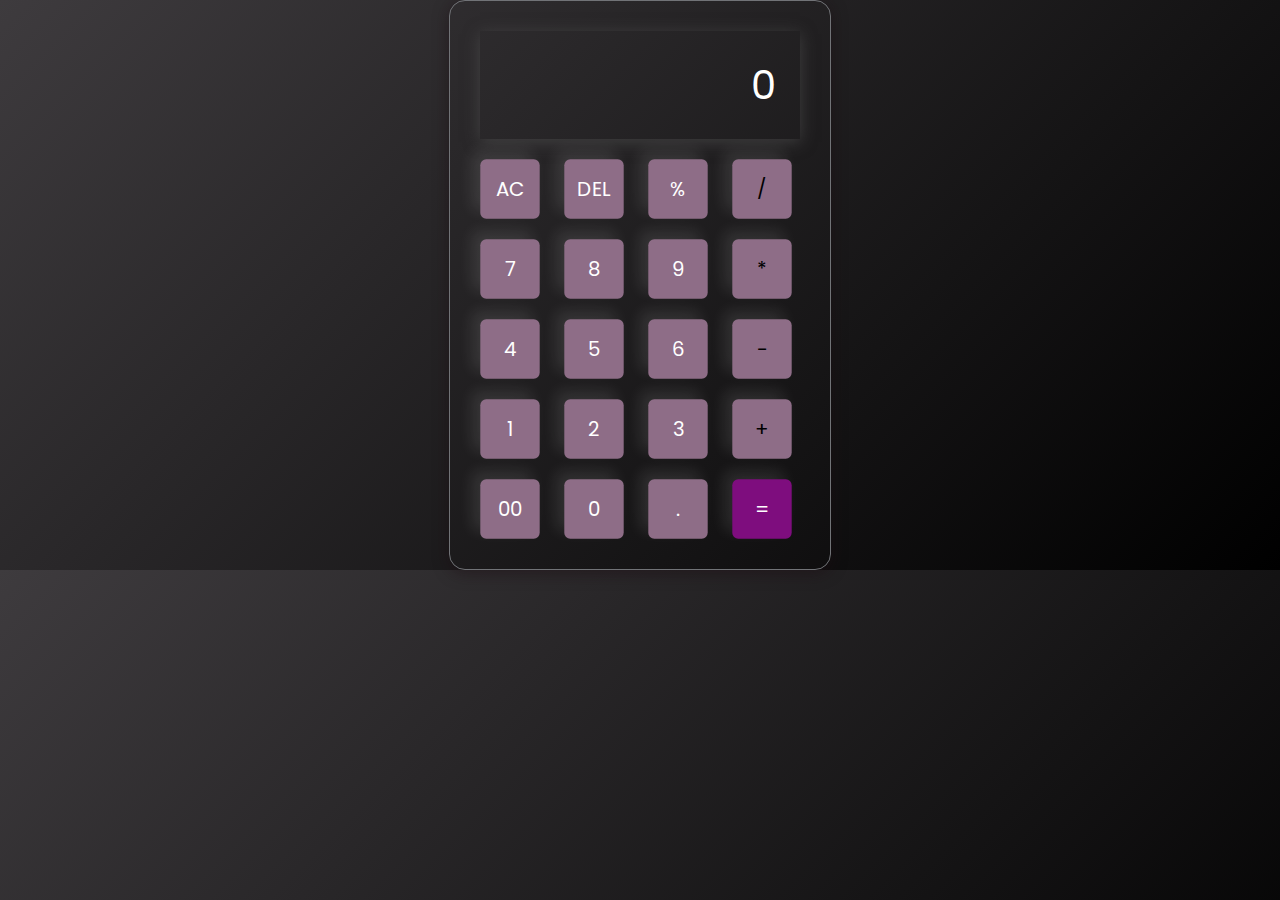
<file: TASK 1/index.html>
<!DOCTYPE html>

<html lang="en">

<head>

    <meta charset="UTF-8">

    <meta name="viewport" content="width=device-width, initial-scale=1.0">

    <link rel="stylesheet" href="style.css">

    <title>My Calculator</title>

</head>

<body>

    <div class="calcii">

        <input type="text" placeholder="0" id="inputBox">

        <div>

            <button>AC</button>

            <button>DEL</button>

            <button>%</button>

            <button class="operator">/</button> 

        </div>

        <div>

            <button>7</button>

            <button>8</button>

            <button>9</button>

            <button class="operator">*</button> 

        </div>

        <div>

            <button>4</button>

            <button>5</button>

            <button>6</button>

            <button class="operator">-</button> 

        </div>

        <div>

            <button>1</button>

            <button>2</button>

            <button>3</button>

            <button class="operator">+</button> 

        </div>

        <div>

            <button>00</button>

            <button>0</button>

            <button>.</button>

            <button class="equalbtn">=</button> 

        </div>

    </div>

    <script src="script.js"></script>

</body>

</html>
</file>
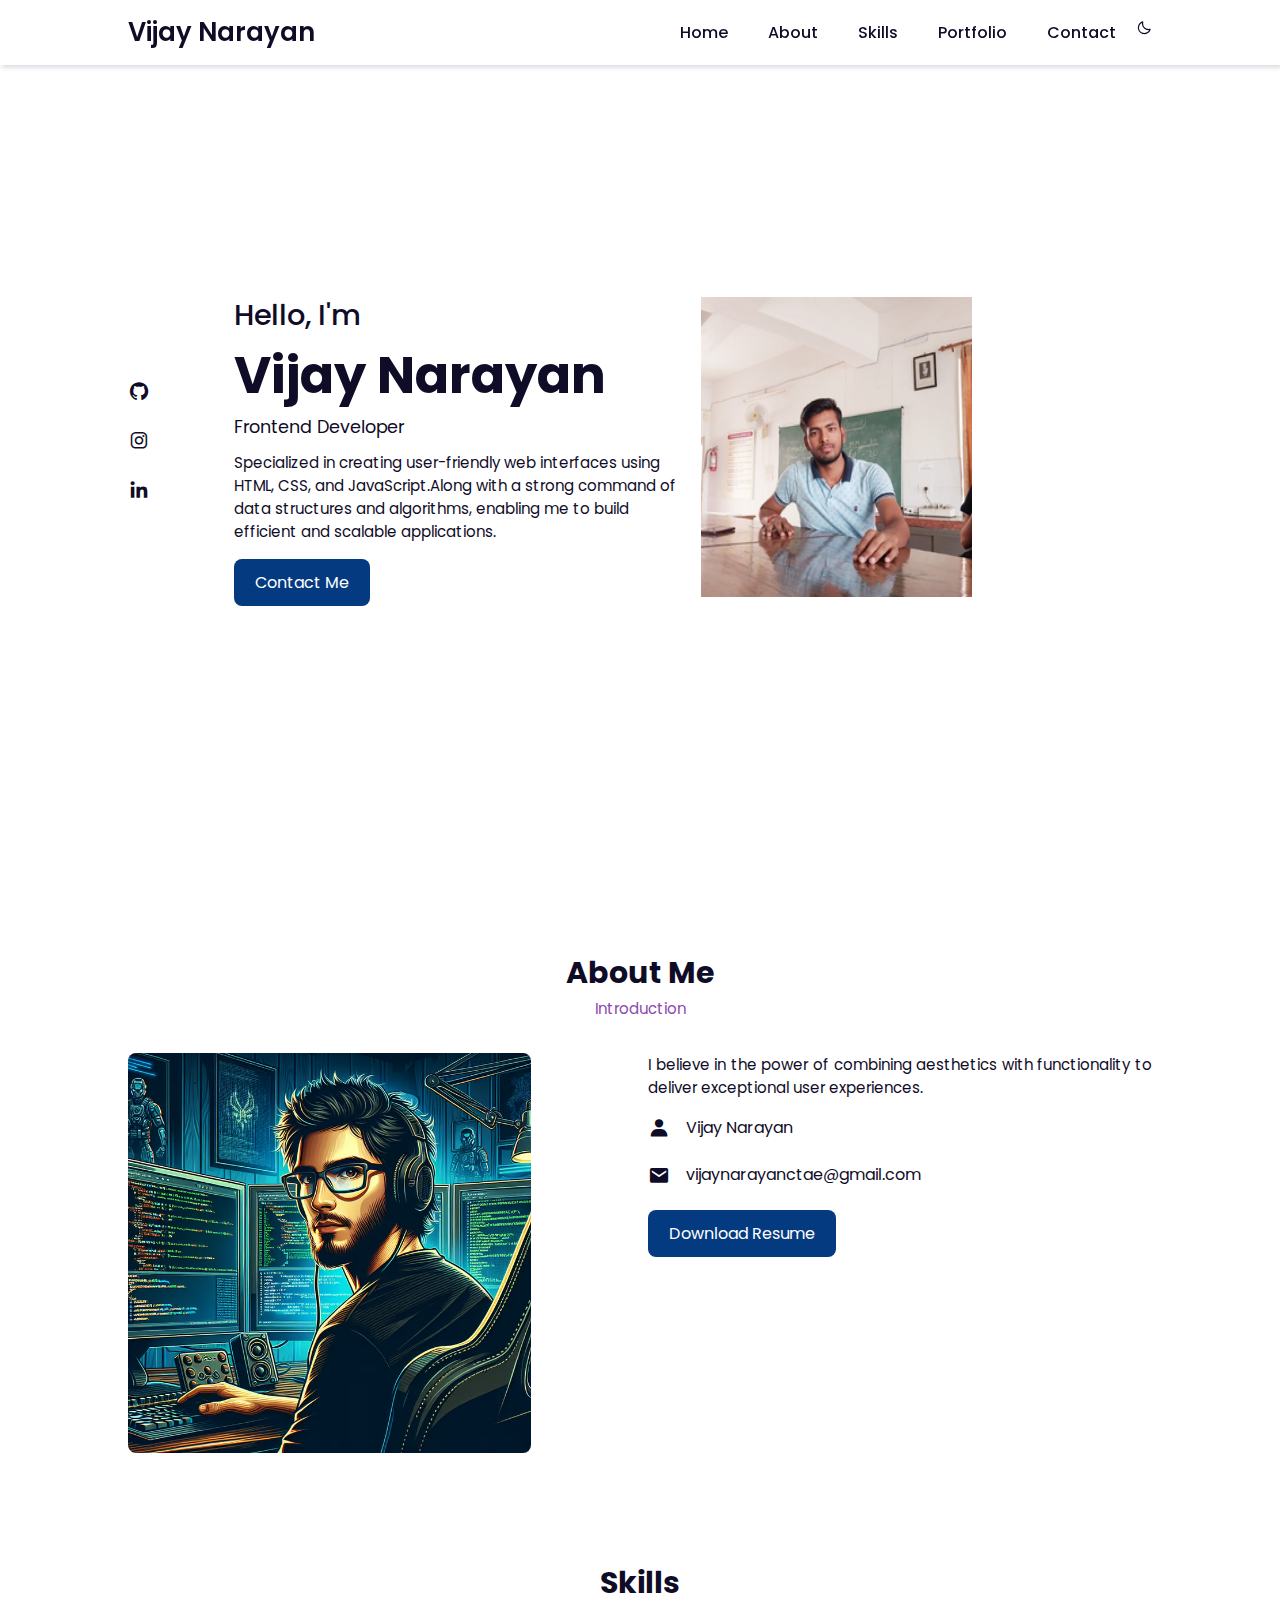
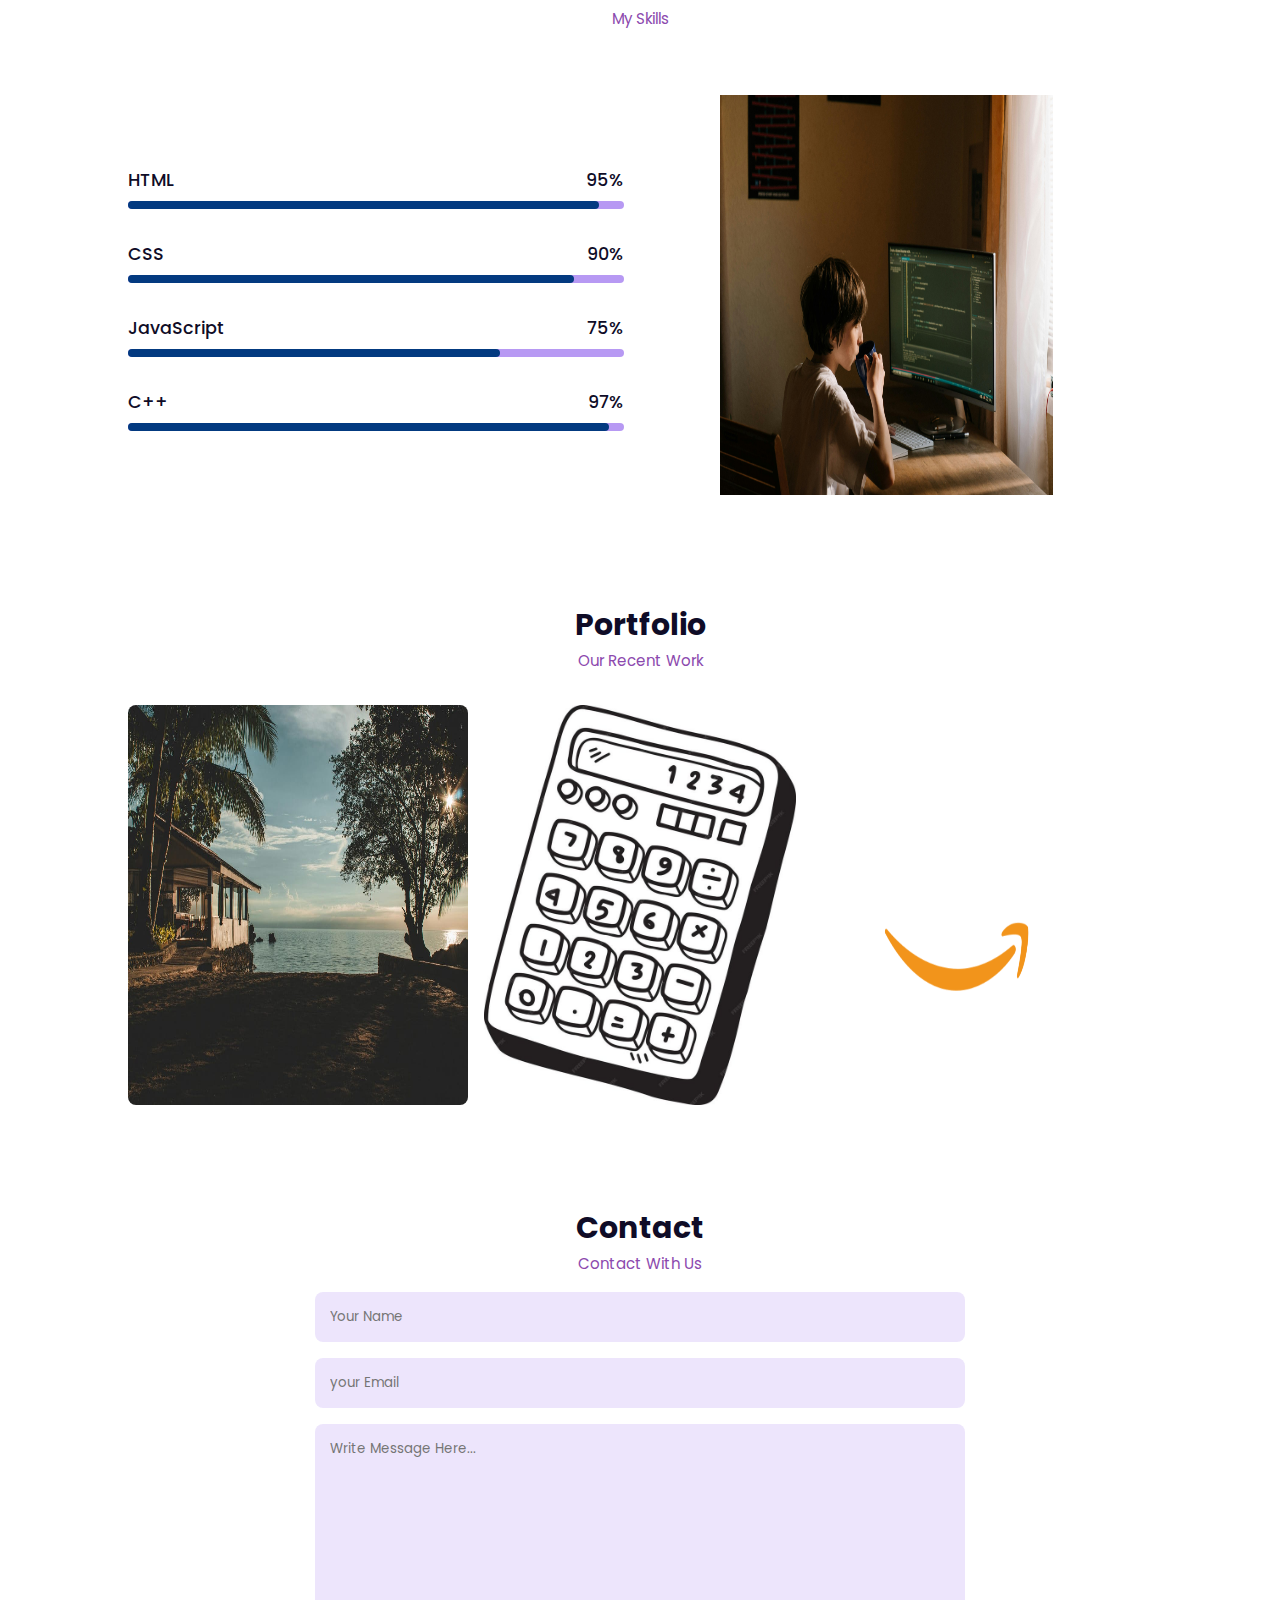
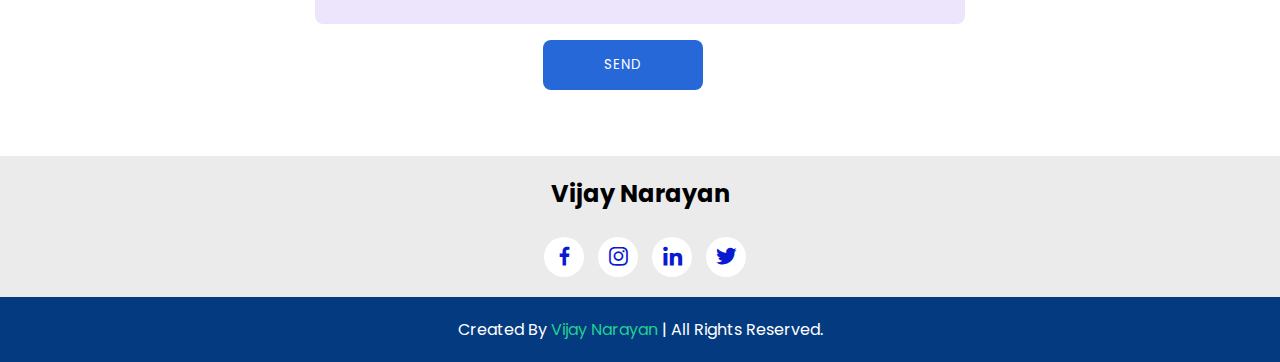
<file: TASK 3/index.html>
<!DOCTYPE html>

<html lang ="en">

<head>

    <meta charset="UTF-8">

    <meta name="viewport" content="width=device-width, initial-scale=1.0">

    <title>Vijay Portfolio</title>

    <!--favicon-->

    <link rel="shortcut icon" href="assets\pinkpanther.jpeg" type="image/x-icon">

    <!--Css file-->

    <link rel="stylesheet" href="style.css">

    <!--icon CDN link-->

    <link rel="stylesheet"

  href="https://cdn.jsdelivr.net/npm/boxicons@latest/css/boxicons.min.css">




</head>

<body>




    <!--Navigation Bar-->

    <header>

        <!--logo-->

        <a href="" class="logo">Vijay Narayan</a>

        <!--button for responsive device-->

        <div class="bx bx-menu" id="menu-icon"></div>




        <!--menu items-->

        <ul class="navbar">

            <li><a href="">Home</a></li>

            <li><a href="">About</a></li>

            <li><a href="">Skills</a></li>

            <li><a href="">Portfolio</a></li>

            <li><a href="">Contact</a></li>

            <!--darkmode button-->

            <div class="bx bx-moon" id="--darkmode"></div>

        </ul>




    </header>







    <!--Home Section-->

    <section class="home" id="home">

        <div class="social">

           <a href="" ><i class="bx bxl-github"></i></a>

           <a href="" ><i class="bx bxl-instagram"></i></a>

           <a href="" ><i class="bx bxl-linkedin"></i></a>

        </div>

        <!--home image-->

        <div class="home-img">

            <img src="assets/vijay.png" height="300" width="600"  alt="">

        </div>

        <!--home content-->

        <div class="home-text">

           <span>Hello, I'm</span>

           <h1>Vijay Narayan</h1> 

           <h2>Frontend Developer</h2>

           <p> Specialized in creating user-friendly web interfaces using HTML, CSS, and JavaScript.Along with  a strong command of data structures and algorithms, enabling me to build efficient and scalable applications.</p>

           <!--contact Button-->

           <a href="" class="btn">Contact Me</a>

        </div>







    </section>




    <!--about section-->

    <section class="about" id="about">

      <!--heading-->

        <div class="heading">

           <h2>About Me</h2>

           <span>Introduction</span> 

        </div>




        <!--about content-->

        <div class="about-container">

            <!--image-->

            <div class="about-img">

                <img src="assets/skills.jpeg" height="400" width="300" alt="">

            </div>

            <!--text-->

            <div class="about-text">

                <p>I believe in the power of combining aesthetics with functionality to deliver exceptional user experiences.</p>




                <!--some information-->

                <div class="information">

                    <!--box1--->

                    <div class="info-box">

                        <i class="bx bxs-user "></i>

                        <span>Vijay Narayan</span>

                    </div>

                    <!--box2-->

                      <div class="info-box">

                        <i class="bx bxs-envelope"></i>

                        <span>vijaynarayanctae@gmail.com</span>

                      </div>

                </div>

                <!--btn-->

                <a href="assets/vijaynarayan.pdf" class="btn">Download Resume</a>

            </div>

        </div>

    </section>




    <!--Skills section-->

    <section class="skills" id="skills">

        <div class="heading">

            <h2>Skills</h2>

            <span>My Skills</span>

        </div>




        <!--skills content-->

        <div class="skills-container">

           <div class="bars">

             <!--box1-->

             <div class="bars-box">

                <h3>HTML</h3>

                <span>95%</span>

                <div class="light-bar"></div>

                <div class="percent-bar html-bar"></div>

             </div>

             <!--box2-->

             <div class="bars-box">

                <h3>CSS</h3>

                <span>90%</span>

                <div class="light-bar"></div>

                <div class="percent-bar css-bar"></div>

             </div>

             <!--box3-->

             <div class="bars-box">

                <h3>JavaScript</h3>

                <span>75%</span>

                <div class="light-bar"></div>

                <div class="percent-bar js-bar"></div>

             </div>

             <!--box4-->

             <div class="bars-box">

                <h3>C++</h3>

                <span>97%</span>

                <div class="light-bar"></div>

                <div class="percent-bar cplusplus-bar"></div>

             </div>




           </div>




           <!--image-->

           <div class="skills-img">

              <img src="assets/boy.jpg" height="400" width="500" alt="">

           </div>

        </div>

    </section>




    <!--portfolio section-->

    <section class="portfolio" id="portfolio">

        <div class="heading">

            <h2>Portfolio</h2>

            <span>Our Recent Work</span>

        </div>




        <div class="portfolio-content">

            <div class="portfolio-img">

                <img src="assets/landingPage.jpg" height="400" width="600" alt="">

            </div>

            <div class="portfolio-img">

                <img src="assets/calculator.jpeg" height="400" width="300" alt="">

            </div>

            <div class="portfolio-img">

                <img src="assets/amazon_logo.png" height="400" width="600" alt="">

            </div>




        </div>

    </section>




    <!--contact section-->

      <section class="contact" id="contact">

         <div class="heading">

            <h2>Contact</h2>

            <span>Contact With Us</span>

         </div>




           <!--form-->

          <div class="contact-form">

            <form action="">

                <input type="text" placeholder="Your Name">

                <input type="email" placeholder="your Email">

                <textarea name="" id="" cols="30" rows="10" placeholder="Write Message Here..."></textarea>

                <input type="button" value="Send" class="contact-button">

            </form>

          </div>

      </section>




      <!--footer section-->

      <div class="footer">

        <h2>Vijay Narayan</h2>

        <div class="footer-social">

            <a href=""><i class="bx bxl-facebook"></i></a>

            <a href=""><i class="bx bxl-instagram"></i></a>

            <a href=""><i class="bx bxl-linkedin"></i></a>

            <a href=""><i class="bx bxl-twitter"></i></a>

        </div>

      </div>




      <!--copyright-->

         <div class="copyright">

            <p>Created By <a href=""> Vijay Narayan</a> | All Rights Reserved.</p>

         </div>

    <!--js file-->

    <script src="script.js"></script>

</body>

</html>
</file>
<file: TASK 1/style.css>
@import url('https://fonts.googleapis.com/css2?family=Poppins:wght@500&display=swap');
*{
    margin: 0;
    padding:0;
    box-sizing: border-box;
    font-family: "Poppins", sans-serif;
}
body{
    width: 100%;
    height: 90%;
    display: flex;
    justify-content:center ;
    align-items: center;
    background: linear-gradient(-45deg,#000000,#3e3b3e);
}
.calcii{
    border: 1px solid #717377;
    padding: 20px;
    border-radius: 16px;
    background: transparent;
    box-shadow: 0px 3px 15px rgba(28, 11, 18, 0.5) ;

}
input{
    width: 320px;
    border:none;
    padding: 24px;
    margin: 10px;
    background: transparent;
    box-shadow: 0px 3px 15px rgba(84, 84, 84, 0.6);
    font-size: 40px;
    text-align: right;
    cursor: pointer;
    color: #ffffff;
}
input::placeholder{
    color: white;
}
button{
    border:none ;
    width: 60px;
    height: 60px;
    margin: 10px;
    border-radius: 10%;
    background: rgb(142, 109, 135);
    color: #ffffff;
    font-size: 20px;
    box-shadow: -8px -8px 15px rgba(255, 255, 255,0.1) ;
    cursor:pointer;
    transform: scale(0.99);
}
.equalbtn{
    background-color: rgb(126, 13, 126);
}
.operator{
    color:rgb(0, 0, 0) ;
}
</file>
<file: TASK 3/style.css>
/*google font*/
@import url('https://fonts.googleapis.com/css2?family=Poppins:wght@300;400;500;600&display=swap');

*{
    margin: 0;
    padding: 0;
    box-sizing: border-box;
    list-style: none;
    text-decoration: none;
    font-family: "poppins", sans-serif;
}
:root{
    --main-color:#033a80;
    --bg-color: #fff;
    --text-color:#0f0c27;
    --hover:hsl(260, 100%, 51%);

    --big-font: 3.2rem;
    --medium-font: 1.8rem;
    --p-font: 0.941rem;


}
body{
    background: var(--bg-color);
    color: var(--text-color);
}

/*for darkmode*/
body.active{
    --text-color: #fff;
    --bg-color:#0f0c27;

}
section{
    padding: 50px 10%;
}
*::selection{
    color: var(--bg-color);
    background: var(--main-color);
}
/*navigation section*/
header{
    position: fixed;
    width: 100%;
    top: 0;
    right: 0;
    z-index: 1000;
    display: flex;
    align-items:center ;
    justify-content: space-between;
    background:var(--bg-color);
    padding: 13px 10%;
    transition: 0.2s;
    box-shadow: -3px -3px 7px #ffffff73,
    2px 2px 5px rgba(94,104, 121, 0.288);
}
.logo{
    font-size: 1.61rem;
    font-weight:600 ;
    color: var(--text-color);
}
.navbar{
    display: flex;
}
.navbar a{
    font-size: 1rem;
    padding: 10px 20px;
    color: var(--text-color);
    font-weight: 500;
}
.navbar a:hover{
    color: var(--hover);
}

#menu-icon{
    font-size:24px;
    cursor: pointer;
    z-index: 10001;
    display: none;
}

#darkmode{
    font-size: 22px;
    cursor: pointer;
}


/*home section*/

.home{
    position: relative;
    width: 100%;
    min-height: 100vh;
    display: grid;
    grid-template-columns: 0.2fr 1fr 1fr;
    align-items: center;
    gap: 1rem;
}
.home-img
{
    order: 3;

}
.home-img img{
    width: 60%;


}
.home-text span{
    font-size: var(--medium-font);
    font-weight: 500;
}
.home-text h1{
    font-size: var(--big-font);
}
.home-text h2{
    font-size:1.1rem;
    font-weight: 400;
}
.home-text p{
    font-size: var(--p-font);
    font-weight: 400;
    margin: 0.7rem 0 1rem;
}
.social{
    display: flex;
    flex-direction: column;
}
.social a{
    margin-bottom: 1rem;
    font-size: 22px;
    color:var(--text-color);
}
/*hover*/
.social a:hover{
    color:var(--hover);
}
.btn{
    display: inline-block;
    background: var(--main-color);
    color: #fff;
    padding: 0.7rem 1.3rem;
    border-radius: 0.5rem;
}
.btn:hover{
    background: var(--hover);
}

/*about section*/
.heading{
    text-align: center;
}
.heading h2{
    font-size: 30px;
}
.heading span{
    font-size: var(--p-font);
    color: rgb(140, 73, 174);
}
.about-container{
    display: grid;
    grid-template-columns: repeat(2, 1fr);
    gap: 1rem;
    margin-top: 2rem;
}
.about-img img{
    width: 80%;
    border-radius: 0.5rem;
}
.about-text p{
    font-size: var(--p-font);
    font-weight: 400;
    text-align: justify;
}
.information{
    margin: 1rem 0 1.4rem;
}
.information .info-box{
    display: flex;
    align-items: center;
    margin-bottom: 1.4rem;
}
.information .info-box .bx{
    font-size: 22px;
}
.information .info-box span{
    font-weight: 400;
    margin-left: 1rem;
}

/*skills section*/
.skills-container{
    display: grid;
    grid-template-columns: repeat(2, 1fr);
    align-items: center;
    gap: 2rem;
    margin-top: 4rem;
}
.skills-img img{
    width: 80%;
    padding-left: 4rem;
    object-position: center;  
}
.bars-box{
    position: relative;
    display: flex;
    justify-content: space-between;
    align-items: center;
    padding: 1rem 0;
    margin-bottom: 1rem; 
}
.bars-box h3,
.bars-box span{
    font-size: 1.1rem;
    font-weight: 500;
}
.light-bar{
    position: absolute;
    bottom: 0;
    left: 0;
    width: 100%;
    height: 0.5rem;
    background: hsla(260, 100%, 44%, 0.4);
    border-radius: 0.5rem;
}
.percent-bar{
    position: absolute;
    bottom: 0;
    left: 0;
    height: 0.5rem;
    background: var(--main-color);
    border-radius: 0.5rem;
}
.html-bar{
    width: 95%; 
}
.css-bar{
    width: 90%;
}
.js-bar{
    width: 75%;
}
.cplusplus-bar{
    width: 97%;
}

/*portfolio section*/
.portfolio-content{
    display: grid;
    grid-template-columns: repeat(auto-fit,minmax(280px,auto));
    gap: 1rem;
    margin-top: 2rem;
}
.portfolio-img{
    overflow: hidden;
    border-radius: 0.5rem;
}
.portfolio-img img{
    width: 100%;
    display: block;  
}
/*image hover*/
.portfolio-img img:hover{
    transform: scale(1.1);
    transition: 1s;
}

/*contact-form*/

.contact-form{
    display:grid;
    place-items: center;
    margin-top: 1rem;
}
.contact-form form{
    display: flex;
    flex-direction: column;
    width: 650px;
}

form input,
form textarea{
    padding: 15px;
    border-radius: 0.5rem;
    width: 100%;
    border: none;
    outline: none;
    background: hsla(260, 100%, 44%, 0.1);
    margin-bottom: 1rem;
    color: var(--text-color);
}
form textarea{
    resize: none;
    height: 200px;
}

.contact-button{
    width: 160px;
    cursor: pointer;
    background: #2768d9;
    color: #fff;
    justify-content: center;
    text-transform: uppercase;
    letter-spacing: 1px;
    margin-left: 35%;
}
.contact-button:hover{
    background: var(--hover);
}

/*footer section*/
.footer{
    display: grid;
    place-items: center;
    padding: 20px;
    background:#ebebeb;
    color: #000;
}
.footer h2{
    font-size: 1.5rem;
    margin-bottom: 1.6rem;
}
.footer-social a i{
    color: rgb(10, 26, 208);
    font-size: 25px;
    margin-left: 10px;
    text-align: center;
    line-height: 40px;
    background-color: #fff;
    border-radius: 50%;
    width: 40px;
    height: 40px;
}

.copyright{
    padding: 20px;
    background: var(--main-color) ;
    text-align: center;
    color: #fff;
}
.copyright a{
    color: #22cf91;
}

/*making it resposnive*/
@media(max-width:991px){
    header{
        padding: 18px 4%;
    }
    section{
        padding: 50px 4%;
    }
}
@media(max-width:768px){
    :root{
        --big-font:2.4rem;
        --medium-font:1.2rem;
        }
}
@media(max-width:768px){
    :root{
        --big-font:2.4rem;
        --medium-font:1.2rem;
        }
header{
    padding: 11px 4%;
}

#menu-icon{
    display: initial;
    color: var(--text-color);
}
header .navbar{
    position: absolute;
    top: -500px;
    left: 0;
    right: 0;
    display: flex;
    flex-direction: column;
    background: var(--bg-color);
    box-shadow: 0.4px 4px rgb(0 0 0 / 10%);
    transition: 0.2s ease;
    text-align: center;
}
.navbar .active{
    top: 100%;
}
.navbar a{
    padding: 1.5rem;
    display: block;
    background: var(--bg-color);
}

#darkmode{
    position: absolute;
    top: 1.4rem;
    right: 2rem;
}
.home{
    grid-template-columns: 0.5fr 3fr;
}
.home-img{
    order: initial;
}
.home-text{
    grid-column: 1.4rem;
    padding-left: 1.4rem;
}
.about-container{
     grid-template-columns: 1fr;
}
.about-img{
    display: flex;
    justify-content: center;
}
.skills-container{
    grid-template-columns:1fr ;
}
.skills-img img{
    padding-left:0;
}
.skills-img{
    padding-top: 2rem;
    display: flex;
    justify-content: center;
}
.contact-form form{
    width: 300px;
}
.contact-button{
    margin-left: 25%;
}
}

@media(max-width:340px)
{
   :root{
    --big-font:1.7rem;
    --medium-font:1.1rem;
   } 
   .home-text span{
    font-size: 1rem;
   }
   .home-text h2{
    font-size: 0.9rem;
    font-weight: 500;
   }
   .information .info-box span{
    font-size: 1rem;
   }
   .portfolio-content{
    grid-template-columns: repeat(auto-fit,minmax(200px,auto));
   }
   .contact-form form{
     width: 300px;
   }
   .contact-button{
    margin-left: 25%;
   }
}
</file>
